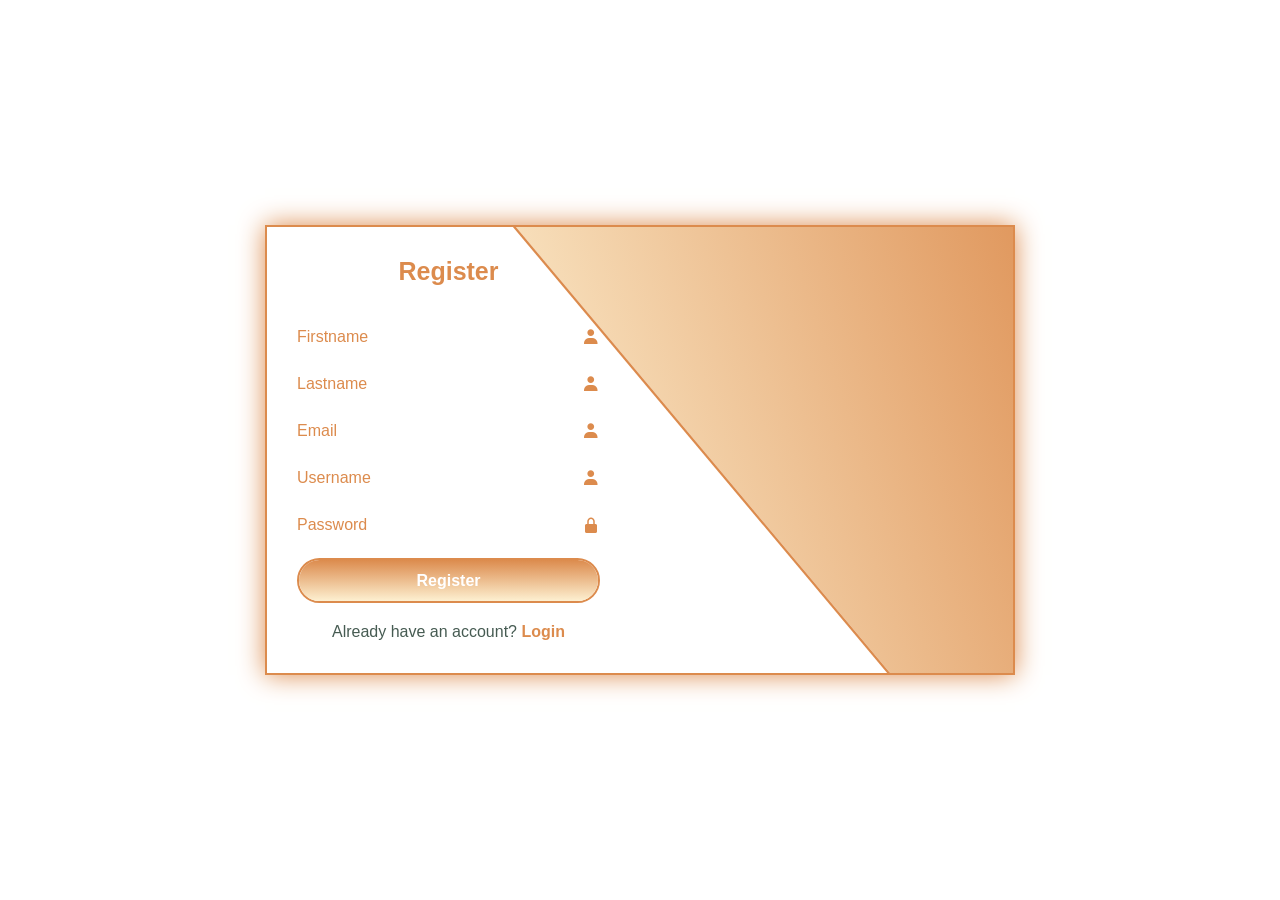
<file: eCom/register.html>
<!DOCTYPE html>
<html lang="en">
<head>
    <meta charset="UTF-8">
    <meta name="viewport" content="width=device-width, initial-scale=1.0">
    <title>Login/Registration</title>
    <link href="style.css" rel="stylesheet">
    <link href='https://unpkg.com/boxicons@2.1.4/css/boxicons.min.css' rel='stylesheet'>
    <style>
         *{
            margin: 0;
            padding: 0;
            box-sizing: border-box;
            font-family: 'Poppins', sans-serif;
        }
        
        body{
            display: flex;
            justify-content: center;
            align-items: center;
            min-height: 100vh;
            background: #ffff;
        }
        
        .wrapper{
            position: relative;
            width: 750px;
            height: 450px;
            background: transparent;
            border: 2px solid #dc8b4d;
            box-shadow: 0 0 25px #dc8b4d;
            overflow: hidden;
        }
        
        .wrapper .form-box{
            position: absolute;
            top: 0;
            width: 50%;
            height: 100%;
            display: flex;
            flex-direction: column;
            justify-content: center;
        }
        
        .wrapper .form-box.login{
            left: 0;
            padding: 0 40px 0 30px;
        }
        
        .wrapper .form-box.login .animation{
            transform: translateX(0);
            opacity: 1;
            filter: blur(0);
            transition: .7s ease;
        }
        
        .wrapper.active .form-box.login .animation{
            transform: translateX(-120%);
            opacity: 0;
            filter: blur(10px);
            transition-delay: calc(.1s * var(--i));
        }
        
        .wrapper .form-box.register{
            position: absolute;
            top: 50%;
            right: 0;
            transform: translateX(9%) translateY(-50%);
            width: 50%; 
            padding: 0 50px;
            flex-direction: column;
            justify-content: center;
        }
        
        .wrapper .form-box.register .animation{
            transform: translateX(120%);
            opacity: 0;
            filter: blur(10px);
            transition: .7s ease;
        }
        
        .wrapper.active .form-box.register .animation{
            transform: translateX(0);
            opacity: 1;
            filter: blur(0);
            transition-delay: calc(.1s * var(--i));
        }
        
        
        .form-box h1{
            font-size: 25px;
            color: #dc8b4d;
            text-align: center;
        }
        
        .form-box .input-box{
            position: relative;
            width: 100%;
            height: 27px;
            margin: 20px 0;
        }
        
        .input-box input{
            width: 100%;
            height: 100%;
            background: transparent;
            border: none;
            outline: none;
            border-bottom: 2px solid #fff;
            padding-right: 23px;
            font-size: 16px;
            color: rgb(0, 0, 0);
            font-weight: 50;
            transition: .5s;
        }
        
        .input-box input:focus,
        .input-box input:valid{
            border-bottom-color: #dc8b4d ;
        }
        
        .input-box label{
            position: absolute;
            top: 50%;
            left: 0;
            transform: translateY(-50%);
            font-size: 16px;
            color: #dc8b4d;
            pointer-events: none;
            transition: .5s;
        }
        
        .input-box input:focus~label,
        .input-box input:valid~label{
            top: -5px;
            color: #dc8b4d;
        }
        
        .input-box i{
            position: absolute;
            top: 50%;
            right: 0;
            transform: translateY(-50%);
            font-size: 18px;
            color: #dc8b4d;
            transition: .5s;
        }
        
        .input-box input:focus~i,
        .input-box input:valid~i{
            color: #dc8b4d;
        }
        
        .btn{
            position: relative;
            width: 100%;
            height: 45px;
            background: transparent;
            border: 2px solid #dc8b4d;
            outline: none;
            border-radius: 40px;
            cursor: pointer;
            font-size: 16px;
            color: #fff;
            font-weight: 600;
            z-index: 1;
            overflow: hidden;
        }
        
        .btn::before{
            content: '';
            position: absolute;
            top: -100%;
            left: 0;
            width: 100%;
            height: 300%;
            background: linear-gradient(#FDF0D1, #dc8b4d, #FDF0D1,#dc8b4d);
            z-index: -1;
            transition: .5s;
        }
        
        .btn:hover::before{
            top: 0;
        }
        
        .form-box .logreg-link{
            font-size: 14.5px;
            color: #dc8b4d;
            text-align: center;
            margin: 20px 0 10px;
        }
        
        .logreg-link p a{
            color: #dc8b4d;
            text-decoration: none;
            font-weight: 600;
        }
        
        .logreg-link p a:hover{
            text-decoration: underline;
        }
        
        .wrapper .info-text{
            position: absolute;
            top: 0;
            width: 50%;
            height: 100%;
            display: flex;
            flex-direction: column;
            justify-content: center;
        }
        
        .wrapper .info-text.login{
            right: 0;
            text-align: right;
            padding: 0 40px 60px 150px;
        }
        
        .wrapper .info-text.login .animation{
            transform: translateX(0);
            opacity: 1;
            filter: blur(0);
            transition: .7s ease;
        }
        
        .wrapper.active .info-text.login .animation{
            transform: translateX(120%);
            opacity: 0;
            filter: blur(10px);
            transition-delay: calc(.1s * var(--i));
        }
        
        
        .wrapper .info-text.register{
            left: 0;
            text-align: left;
            padding: 0 150px 60px 40px;
            pointer-events: none;
        }
        
        .wrapper .info-text.register .animation{
            transform: translateX(-120%);
            opacity: 0;
            filter: blur(10px);
            transition: .7s ease;
        }
        
        .wrapper.active .info-text.register .animation{
            transform: translateX(0);
            opacity: 1;
            filter: blur(0);
            transition-delay: calc(.1s * var(--i));
        }
        
        
        .info-text h1{
            font-size: 23px;
            color: #fff;
            line-height: 1.3;
            text-decoration: uppercase;
        }
        
        .info-text p{
            font-size: 16px;
            color: #fff;
        }
        
        .wrapper .bg-animate{
            position: absolute;
            top: -4px;
            right: 0;
            width: 850px;
            height: 600px;
            background: linear-gradient(45deg, #FDF0D1, #dc8b4d);
            border-bottom: 3px solid #dc8b4d;
            transform: rotate(10deg) skewY(40deg);
            transform-origin: bottom right;
            transition: 1.5s ease;
        }
        
        .wrapper.active .bg-animate{
            transform: rotate(0) skewY(0);
            transition-delay: .5s;
        }
        
        .wrapper .bg-animate2{
            position: absolute;
            top: 100%;
            left: 250px;
            width: 850px;
            height: 700px;
            background: #FDF0D1;
            border-top: 3px solid #dc8b4d;
            transform: rotate(0) skewY(0);
            transform-origin: bottom left;
            transition: 1.5s ease;
        }
        
        .wrapper.active .bg-animate2{
            transform: rotate(-11deg) skewY(-41deg);
            transition-delay: 1.2s;
        }

    </style>
</head>

<body>
    <div class="wrapper">
        <span class="bg-animate"></span>
        <span class="bg-animate2"></span>

        <div class="form-box login">
            <h1 class="animation" style="--i:0;">Register</h1>
            <form action="request/registration_login.php" method="POST">
                
                <div class="input-box animation" style="--i:1;">
                    <input type="text" name="firstname" required>
                    <label>Firstname</label>
                    <i class='bx bxs-user'></i>
                </div>

                <div class="input-box animation" style="--i:1;">
                    <input type="text" name="lastname" required>
                    <label>Lastname</label>
                    <i class='bx bxs-user'></i>
                </div>

                <div class="input-box animation" style="--i:1;">
                    <input type="text" name="email" required>
                    <label>Email</label>
                    <i class='bx bxs-user'></i>
                </div>

                <div class="input-box animation" style="--i:1;">
                    <input type="text" name="username" required>
                    <label>Username</label>
                    <i class='bx bxs-user'></i>
                </div>

                <div class="input-box animation" style="--i:2;">
                    <input type="password" name="password" required>
                    <label>Password</label>
                    <i class='bx bxs-lock-alt'></i>
                </div>
                
                <input type="hidden" name="role" value="user">

                <button type="submit" class="btn animation" style="--i:3;">Register</button>

                <div class="logreg-link animation" style="--i:4;">
                    <p>Already have an account? <a href="login.php" class="register-link">Login</a></p>
                </div>
            </form>
        </div>
    </div>
</body>
</html>
</file>
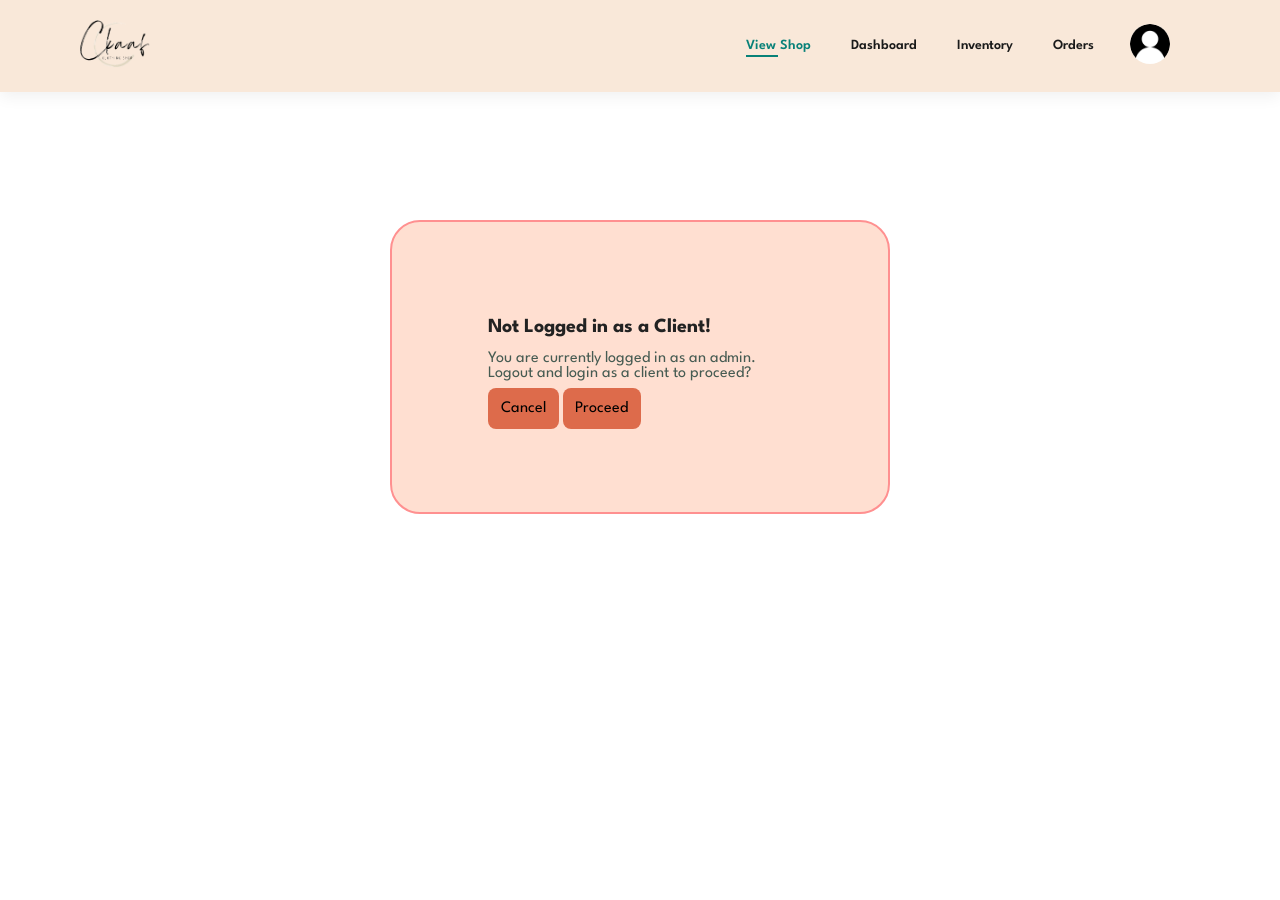
<file: eCom/admin/notloggedin.html>
<!DOCTYPE html>
<html lang="en">

<head>
    <meta charset="UTF-8">
    <meta http-equiv="X-UA-Compatible" content="IE=edge">
    <meta name="viewport" content="width=device-width, initial-scale=1.0">
    <title>Ckaaf</title>
    <link rel="stylesheet" href="https://pro.fontawesome.com/releases/v5.10.0/css/all.css" />
    
    <link rel="stylesheet" href="style.css">

    <style>
        .log-notif{
            background-color: rgb(255, 223, 209);
            width: 500px;
            height: auto;
            padding: 6rem;
            margin: 0 auto;
            margin-top: 10%;
            border-radius: 30px;
            border: 2px solid rgb(255, 144, 144);
        }
        .log-notif-btn{
            background-color: rgb(221, 107, 75);
            padding: 0.8rem;
            border-radius:8px;
            text-decoration: none;
            color: black;
        }

        .log-notif-btn:hover{
            background-color: rgb(209, 130, 109);
        }
    </style>
    
</head>

<body>

    <section id="header">
        <a href="#"><img src="../img/logo.png" class="logo" alt=""></a>

        <div>
            <ul id="navbar">
                <li><a class="active" href="my_shop.php">View Shop</a></li>
                <li><a href="index.php">Dashboard</a></li>
                <li><a href="inventory.php">Inventory</a></li>
                <li><a href="orders.php">Orders</a></li>
                <div class="dropdown">
                    <button class="dropbtn"><img src="../img/people/uicon.jpeg" class="uicon" alt=""></button>
                    <div class="dropdown-content">
                      <a href="../request/logout.php">Logout</a>
                    </div>
                </div>
                <a href="#" id="close"><i class="far fa-times"></i></a>
            </ul>
        </div>
        <div id="mobile">
            <a href="cart.php"><i class="far fa-shopping-bag"></i></a>
            <i id="bar" class="fas fa-outdent"></i>
        </div>
    </section>

    <section class="log-notif">
        <h4>Not Logged in as a Client!</h4>
        <p>You are currently logged in as an admin. Logout and login as a client to proceed?</p>

        <a href="my_shop.php" class="log-notif-btn">Cancel</a>
        <a href="../login.php" class="log-notif-btn">Proceed</a>
    </section>
</body>
</html>
</file>
<file: eCom/style.css>
@import url('https://fonts.googleapis.com/css2?family=Spartan:wght@100;200;300;400;500;600;700;800;900&display=swap');
* {
    margin: 0;
    padding: 0;
    box-sizing: border-box;
    font-family: 'Spartan', sans-serif;
}


html {
    scroll-behavior: smooth;
}

h1 {
    font-size: 50px;
    line-height: 64px;
    color: #222;
}

h2 {
    font-size: 46px;
    line-height: 54px;
    color: #222;
}

h4 {
    font-size: 20px;
    color: #222;
}

h6 {
    font-weight: 700;
    font-size: 12px;
}

p {
    font-size: 16px;
    color: #465b52;
    margin: 15px 0 20px 0;
}

button.normal {
    font-size: 14px;
    font-weight: 600;
    padding: 15px 30px;
    color: #000;
    background-color: #fff;
    border-radius: 4px;
    cursor: pointer;
    border: none;
    outline: none;
    transition: 0.2s;
}



button.white {
    background: transparent;
    padding: 11px 18px;
    font-size: 13px;
    font-weight: 600;
    color: #fff;
    outline: none;
    border: 1px solid #fff;
    cursor: pointer;
    transition: 0.2 ease;
}

.section-p1 {
    padding: 40px 80px;
}

.section-m1 {
    margin: 40px 0;
}

#id{
    padding: 0 10px;
    height: 30px;
}
body {
    width: 100%;
}

#header {
    display: flex;
    align-items: center;
    justify-content: space-between;
    padding: 20px 80px;
    background: #F9E8D9;
    position: sticky;
    top: 0;
    left: 0;
    z-index: 999;
    box-shadow: 0 5px 15px rgba(0, 0, 0, 0.06);
}
.logo{
    width: 70px; /* Adjust the width as needed */
    height: auto;
}

#navbar {
    display: flex;
    align-items: center;
    justify-content: center;
    height: 40px;
    padding: 14px;
}

#navbar li {
    list-style: none;
    padding: 0 20px;
    position: relative;
}

#navbar li a {
    text-decoration: none;
    font-size: 14px;
    font-weight: 600;
    color: #1a1a1a;
    transition: 0.3s ease;
    width: 50%;
    height: 20%;
}

#navbar li a:hover,
#navbar li a.active {
    color: #088178;
}

#navbar li a.active::after,
#navbar li a:hover::after {
    content: "";
    width: 30%;
    height: 2px;
    background: #088178;
    position: absolute;
    bottom: -4px;
    left: 20px;
}

#navbar li a i {
    font-weight: 500;
    font-size: 20px;
}

#mobile {
    display: none;
    align-items: center;
}

#close {
    display: none;
}

#hero {
    display: flex;
    flex-direction: column;
    align-items: flex-start;
    justify-content: center;
    padding: 0 80px;
    background-image: url("img/hero4.png");
    width: 100%;
    height: 90vh;
    background-size: cover;
    background-position: top 25% right 0;
}

#hero h4 {
    padding-bottom: 15px;
}

#hero h1 {
    color: #088178;
}

#hero button {
    background-image: url("img/button.png");
    background-color: transparent;
    color: #088178;
    border: 0;
    padding: 14px 80px 14px 65px;
    background-repeat: no-repeat;
    cursor: pointer;
    font-weight: 700;
    font-size: 15px;
}

#feature {
    display: flex;
    align-items: center;
    justify-content: space-between;
    flex-wrap: wrap;
}

#feature .fe-box {
    width: 180px;
    text-align: center;
    padding: 25px 15px;
    border-radius: 4px;
    border: 1px solid #cce7d0;
    box-shadow: 20px 20px 34px rgba(0, 0, 0, .03);
    transition: 0.3s ease;
    margin: 15px 0;
}

#feature .fe-box:hover {
    box-shadow: 10px 10px 54px rgba(70, 62, 221, 0.1);
}

#feature .fe-box img {
    width: 100%;
    margin-bottom: 10px;
}

#feature .fe-box h6 {
    display: inline-block;
    padding: 9px 8px 6px 8px;
    line-height: 1;
    border-radius: 4px;
    color: #088178;
    background-color: #fddde4;
}

#feature .fe-box:nth-child(2) h6 {
    background-color: #cdebbc;
}

#feature .fe-box:nth-child(3) h6 {
    background-color: #d1e8f2;
}

#feature .fe-box:nth-child(4) h6 {
    background-color: #cdd4f8;
}

#feature .fe-box:nth-child(5) h6 {
    background-color: #f6dbf6;
}

#feature .fe-box:nth-child(6) h6 {
    background-color: #fff2e5;
}

#product1 {
    text-align: center;
}

#product1 .pro-container {
    display: flex;
    flex-wrap: wrap;
    justify-content: space-between;
    padding-top: 20px;
}

#product1 .pro {
    width: 23%;
    min-width: 250px;
    padding: 10px 12px;
    border: 1px solid #cce7d0;
    border-radius: 25px;
    transition: .2s;
    position: relative;
    cursor: pointer;
    box-shadow: 20px 20px 30px rgba(0, 0, 0, 0.02);
    margin: 15px 0;
}

#product1 .pro:hover {
    box-shadow: 20px 20px 30px rgba(0, 0, 0, 0.06);
}

#product1 .pro img {
    width: 100%;
    border-radius: 20px;
}

#product1 .pro .des {
    text-align: start;
    padding: 10px 0;
}

#product1 .pro .des span {
    color: #606063;
    font-size: 12px;
}

#product1 .pro .des h5 {
    padding-top: 7px;
    color: #1a1a1a;
    font-size: 14px;
    transition: 0.2s;
}

#product1 .pro:hover .des h5 {
    color: #088178;
}

#product1 .pro .des i {
    color: rgb(240, 177, 18);
    font-size: 12px;
}

#product1 .pro .des h4 {
    padding-top: 7px;
    font-size: 15px;
    font-weight: 700;
    color: #088178;
}

#product1 .pro .cart {
    width: 40px;
    height: 40px;
    line-height: 40px;
    border-radius: 50px;
    background-color: #e8f6ea;
    font-weight: 500;
    color: #088178;
    border: 1px solid #cce7d0;
    transition: 0.2s;
    position: absolute;
    bottom: 20px;
    right: 10px;
}

#product1 .pro .cart:hover {
    color: #fff;
    background: #088178;
    font-weight: 400;
}

#banner {
    background-image: url("img/banner/b2.jpg");
    width: 100%;
    height: 40vh;
    background-size: cover;
    background-position: center;
    display: flex;
    flex-direction: column;
    align-items: center;
    justify-content: center;
    text-align: center;
}

#banner h4 {
    color: #fff;
    font-size: 16px;
}

#banner h2 {
    color: #fff;
    font-size: 30px;
    padding: 10px 0;
}

#banner h2 span {
    color: #ef3636;
}

#banner button:hover {
    background: #088178;
    color: #fff;
}

#sm-banner {
    display: flex;
    justify-content: space-between;
    flex-wrap: wrap;
}

#sm-banner .banner-box {
    background-image: url("img/banner/b17.jpg");
    min-width: 580px;
    height: 50vh;
    background-size: cover;
    background-position: center;
    display: flex;
    flex-direction: column;
    justify-content: center;
    align-items: flex-start;
    padding: 30px;
}

#sm-banner .banner-box2 {
    background-image: url("img/banner/b10.jpg");
}

#sm-banner h4 {
    color: #fff;
    font-size: 20px;
    font-weight: 300;
}

#sm-banner h2 {
    color: #fff;
    font-size: 28px;
    font-weight: 800;
}

#sm-banner span {
    color: #fff;
    font-size: 14px;
    font-weight: 500;
    padding-bottom: 15px;
}

#sm-banner .banner-box:hover button,
#sm-banner .banner-box2:hover button {
    background: #088178;
    border: 1px solid #088178;
    transition: 0.2s ease;
}

#banner3 {
    display: flex;
    justify-content: space-between;
    flex-wrap: wrap;
    padding: 0 80px;
}

#banner3 .banner-box {
    background-image: url("img/banner/b7.jpg");
    min-width: 30%;
    height: 30vh;
    background-size: cover;
    background-position: center;
    display: flex;
    flex-direction: column;
    justify-content: center;
    align-items: flex-start;
    padding: 20px;
    margin-bottom: 20px;
}

#banner3 .banner-box2 {
    background-image: url("img/banner/b4.jpg");
}

#banner3 .banner-box3 {
    background-image: url("img/banner/b18.jpg");
}

#banner3 h2 {
    color: #fff;
    font-weight: 900;
    font-size: 22px;
}

#banner3 h3 {
    font-size: 15px;
    font-weight: 800;
    color: #ec544e;
}

#newsletter {
    background-image: url("img/banner/b14.png");
    background-repeat: no-repeat;
    background-position: 20% 30%;
    background-color: #041e42;
    display: flex;
    align-items: center;
    justify-content: space-between;
    flex-wrap: wrap;
}

#newsletter h4 {
    font-size: 22px;
    font-weight: 700;
    color: #fff;
}

#newsletter p {
    font-size: 14px;
    font-weight: 600;
    color: #818ea0;
}

#newsletter p span {
    color: #ffbd27;
}

#newsletter input {
    height: 3.125rem;
    padding: 0 1.25rem;
    font-size: 14px;
    width: 100%;
    border: 1px solid transparent;
    border-radius: 4px;
    border-top-right-radius: 0px;
    border-bottom-right-radius: 0px;
    outline: none;
}

#newsletter .form {
    display: flex;
    width: 40%;
}

#newsletter button {
    background-color: #088178;
    color: #fff;
    white-space: nowrap;
    border-top-left-radius: 0px;
    border-bottom-left-radius: 0px;
}

footer {
    display: flex;
    flex-wrap: wrap;
    justify-content: space-between;
}

footer .logo {
    width: 40px !important;
}

footer .follow {
    margin-top: 20px;
}

footer .follow i {
    color: #465b52;
    padding-right: 4px;
    cursor: pointer;
}

footer h4 {
    font-size: 14px;
    padding-bottom: 20px;
}

footer p {
    font-size: 13px;
    margin: 0 0 8px 0;
}

footer .col {
    display: flex;
    flex-direction: column;
    align-items: flex-start;
    margin-bottom: 20px;
}

footer a {
    font-size: 13px;
    text-decoration: none;
    margin-bottom: 10px;
    color: #222;
}

footer .install .row img {
    border: 1px solid #088178;
    border-radius: 6px;
}

footer .install img {
    margin: 10px 0 15px 0;
}

footer .copyright {
    width: 100%;
    text-align: center;
}

footer .follow i:hover,
footer a:hover {
    color: #088178;
}


/* Shop Page */

#page-header {
    height: 40vh;
    display: flex;
    flex-direction: column;
    justify-content: center;
    text-align: center;
    background-image: url("img/banner/b1.jpg");
    background-size: cover;
    padding: 14px;
}

#page-header h2,
#page-header p {
    color: #fff;
}

#pagination {
    text-align: center;
}

#pagination a {
    text-decoration: none;
    background: #088178;
    padding: 15px 20px;
    border-radius: 4px;
    color: #fff;
    font-weight: 600;
}

#pagination a i {
    font-size: 16px;
    font-weight: 600;
}

/* Single Product */

#prodetails {
    display: flex;
    margin-top: 20px;
}

#prodetails .single-pro-image {
    width: 40%;
    margin-right: 50px;
}

.small-img-group {
    display: flex;
    justify-content: space-between;
}

.small-img-col {
    flex-basis: 24%;
    cursor: pointer;
}


#prodetails .single-pro-details {
    width: 50%;
    padding-top: 30px;
}

#prodetails .single-pro-details h4 {
    padding: 40px 0 20px 0;
}

#prodetails .single-pro-details h2 {
    font-size: 26px;
}

#prodetails .single-pro-details select {
    display: block;
    padding: 5px 10px;
    margin-bottom: 10px;
}

#prodetails .single-pro-details input {
    width: 50px;
    height: 47px;
    padding-left: 10px;
    font-size: 16px;
    margin-right: 10px;
}

#prodetails .single-pro-details input:focus {
    outline: none;
}

#prodetails .single-pro-details button {
    background: #088178;
    color: #fff;
}

#prodetails .single-pro-details span {
    line-height: 25px;
}


/* Blog Page */

#blog {
    padding: 150px 150px 0 150px;
}

#page-header.blog-header {
    background-image: url("img/banner/b19.jpg");
}

#blog .blog-box {
    width: 100%;
    display: flex;
    flex-direction: row;
    align-items: center;
    position: relative;
    padding-bottom: 90px;
}

#blog .blog-img {
    width: 50%;
    margin-right: 40px;
}

#blog img {
    width: 100%;
    height: 300px;
    object-fit: cover;
}

#blog .blog-details {
    width: 50%;
}

#blog .blog-details a {
    text-decoration: none;
    font-size: 11px;
    color: #000;
    font-weight: 700;
    position: relative;
    transition: 0.3s;
}

#blog .blog-details a::after {
    content: "";
    width: 50px;
    height: 1px;
    background-color: #000;
    top: 4px;
    right: -60px;
    position: absolute;
}

#blog .blog-details a:hover {
    color: #088178;
}

#blog .blog-details a:hover::after {
    background-color: #088178;
}

#blog .blog-box h1 {
    position: absolute;
    font-weight: 700;
    font-size: 70px;
    color: #c9cbce;
    top: -40px;
    left: 0;
    z-index: -9;
}


/* About Page */

#page-header.about-header {
    background-image: url("img/about/banner.png");
}

#about-head {
    display: flex;
    align-items: center;
}

#about-head img {
    width: 50%;
    height: auto;
}

#about-head div {
    padding-left: 40px;
}

#about-app {
    display: flex;
    flex-direction: column;
    justify-content: center;
    text-align: center;
    align-items: center;
}

#about-app .video {
    width: 70%;
    height: 100%;
    margin-top: 30px;
}

#about-app .video video {
    width: 100%;
    height: 100%;
    border-radius: 20px;
}


/* Contact Page */

#contact-details {
    display: flex;
    align-items: center;
    justify-content: space-between;
}

#contact-details .details {
    width: 40%;
    display: flex;
    flex-direction: column;
    align-items: flex-start;
}

#contact-details .details span,
#form-details span {
    font-size: 12px;
}

#contact-details .details h2,
#form-details h2 {
    font-size: 26px;
    line-height: 35px;
    padding: 20px 0;
}

#contact-details .details h3 {
    font-size: 16px;
    padding-bottom: 15px;
}

#contact-details .details li {
    list-style: none;
    display: flex;
    padding: 10px 0;
}

#contact-details .details li i {
    font-size: 14px;
    padding-right: 22px;
}

#contact-details .details li p {
    margin: 0;
    font-size: 14px;
}

#contact-details .map {
    width: 55%;
    height: 400px;
}

#contact-details .map iframe {
    width: 100%;
    height: 100%;
}

#form-details {
    display: flex;
    justify-content: space-between;
    margin: 30px;
    padding: 80px;
    border: 1px solid #e1e1e1;
}

#form-details form {
    width: 65%;
    display: flex;
    flex-direction: column;
    align-items: flex-start;
}

#form-details form input,
#form-details form textarea {
    width: 100%;
    padding: 12px 15px;
    outline: none;
    margin-bottom: 20px;
    border: 1px solid #e1e1e1;
}

#form-details form button {
    background-color: #088178;
    color: #fff;
}

#form-details .people div {
    display: flex;
    align-items: flex-start;
    padding-bottom: 25px;
}

#form-details .people img {
    width: 65px;
    height: 65px;
    object-fit: cover;
    margin-right: 15px;
}

#form-details .people p {
    margin: 0;
    font-size: 13px;
    line-height: 25px;
}

#form-details .people p span {
    display: block;
    font-size: 16px;
    font-weight: 600;
    color: #000;
}


/* Cart Page */

#cart {
    overflow-x: auto;
}

#cart table {
    width: 100%;
    border-collapse: collapse;
    table-layout:auto;
    white-space: nowrap;
}

#cart table img {
    width: 70px;
}

#cart table td:nth-child(1) {
    width: 100px;
    text-align: center;
}

#cart table td:nth-child(2) {
    width: 150px;
    text-align: center;
}

#cart table td:nth-child(3) {
    width: 250px;
    text-align: center;
}

#cart table td:nth-child(8),
#cart table td:nth-child(5){
    text-align: center;
}

#cart table td:nth-child(4), 
#cart table td:nth-child(6){
    width: 150px;
    text-align: center;
}



#cart table thead {
    border: 1px solid #e2e9e1;
    border-left: none;
    border-right: none;
}

#cart table thead td {
    font-weight: 700;
    text-transform: uppercase;
    font-size: 13px;
    padding: 18px 0;
}

#cart table tbody tr td {
    padding-top: 15px;
}

#cart table tbody td {
    font-size: 13px;
}

#cart-add {
    display: flex;
    flex-wrap: wrap;
    justify-content: space-between;
}

#cuopon {
    width: 50%;
    margin-bottom: 30px;
}

#cuopon h3,
#subtotal h3 {
    padding-bottom: 15px;
}

#cuopon input {
    padding: 10px 20px;
    outline: none;
    width: 60%;
    margin-right: 10px;
    border: 1px solid #e2e9e1;
}

#cuopon button,
#subtotal button {
    background: #088178;
    color: #fff;
    padding: 12px 20px;
}

#subtotal {
    width: 50%;
    margin-bottom: 30px;
    border: 1px solid #e2e9e1;
    padding: 30px;
}

#subtotal table {
    border-collapse: collapse;
    width: 100%;
    margin-bottom: 20px;
}

#subtotal table td {
    width: 50%;
    border: 1px solid #e2e9e1;
    padding: 10px;
    font-size: 13px;
}

.login-link {
    display: inline-block;
    padding: 10px 20px;
    background-color: #007bff; 
    color: #fff; 
    text-decoration: none;
    border-radius: 5px;
    transition: background-color 0.3s ease; 
}

.login-link:hover {
    background-color: #0056b3; 
}


.uicon{
    width: 40px;
    height: auto;
    border-radius: 50%;
    margin: 1rem;
}

.dropbtn {
background-color: transparent;
border: none;
}


/* Dropdown container */
.dropdown {
position: relative;
display: inline-block;
}

/* Dropdown content (hidden by default) */
.dropdown-content {
display: none;
position: absolute;
background-color: #f9f9f9;
min-width: 160px;
box-shadow: 0px 8px 16px 0px rgba(0,0,0,0.2);
z-index: 1;
}

/* Links inside the dropdown */
.dropdown-content a {
color: black;
padding: 12px 16px;
text-decoration: none;
display: block;
}

/* Change color of dropdown links on hover */
.dropdown-content a:hover {
background-color: #f1f1f1;
}

/* Show the dropdown menu on hover */
.dropdown:hover .dropdown-content {
display: block;
}




/* Start Media Query */

@media (max-width:799px) {
    .section-p1 {
        padding: 40px;
    }
    #navbar {
        display: flex;
        flex-direction: column;
        justify-content: flex-start;
        align-items: flex-start;
        position: fixed;
        top: 0px;
        right: -300px;
        width: 300px;
        height: 100vh;
        background: #E3E6F3;
        box-shadow: 0 40px 60px rgba(0, 0, 0, 0.1);
        transition: 0.3s;
        padding: 80px 0 0 10px;
    }
    #navbar li {
        margin-bottom: 25px;
    }
    #navbar.active {
        right: 0;
    }
    #mobile {
        display: flex;
    }
    #mobile i {
        color: #1a1a1a;
        font-size: 24px;
        padding-left: 20px;
    }
    #bar {
        display: initial;
    }
    #close {
        display: initial;
        font-size: 24px;
        position: absolute;
        top: 30px;
        left: 30px;
        color: #222;
    }
    #lg-bag,
    #lg-search {
        display: none;
    }
    #hero {
        padding: 0 80px;
        height: 70vh;
        background-position: top 30% right 30%;
    }
    #feature {
        justify-content: center;
    }
    #feature .fe-box {
        margin: 15px;
    }
    #product1 .pro-container {
        justify-content: center;
    }
    #product1 .pro {
        margin: 15px;
    }
    #banner {
        height: 20vh;
    }
    #sm-banner .banner-box {
        min-width: 100%;
        height: 30vh;
        padding: 30px;
    }
    #banner3 {
        display: flex;
        justify-content: space-between;
        flex-wrap: wrap;
        padding: 0 40px;
    }
    #banner3 .banner-box {
        width: 28%;
    }
    #newsletter .form {
        width: 70%;
    }
    /* Contact Page */
    #form-details {
        padding: 40px;
    }
    #form-details form {
        width: 50%;
    }
}

@media (max-width:477px) {
    .section-p1 {
        padding: 20px;
    }
    h1 {
        font-size: 38px;
    }
    h2 {
        font-size: 32px;
    }
    #header {
        padding: 10px 30px;
    }
    #hero {
        padding: 0 20px;
        height: 70vh;
        background-position: 55%;
    }
    #feature {
        justify-content: space-between;
    }
    #feature .fe-box {
        width: 155px;
        margin: 0 0 15px 0;
    }
    #product1 .pro {
        width: 100%;
    }
    #banner {
        height: 40vh;
    }
    #sm-banner .banner-box {
        height: 40vh;
    }
    #sm-banner .banner-box {
        margin-top: 20px;
    }
    #banner3 {
        padding: 0 20px;
    }
    #banner3 .banner-box {
        width: 100%;
    }
    #newsletter {
        padding: 40px 20px;
    }
    #newsletter .form {
        width: 100%;
    }
    footer .copyright {
        text-align: start;
    }
    /* Blog Page */
    #blog {
        padding: 100px 20px 20px 20px;
    }
    #blog .blog-box {
        flex-direction: column;
        align-items: flex-start;
    }
    #blog .blog-img {
        width: 100%;
        margin-right: 0px;
        margin-bottom: 30px;
    }
    #blog .blog-details {
        width: 100%;
    }
    #about-app .video {
        width: 100%;
    }
    /* About Page */
    #about-head {
        flex-direction: column;
    }
    #about-head img {
        width: 100%;
    }
    #about-head div {
        padding-top: 20px;
        padding-left: 0px;
    }
    /* Contact Page */
    #contact-details .details {
        width: 100%;
        padding-bottom: 30px;
    }
    #contact-details .map {
        width: 100%;
    }
    #contact-details {
        flex-wrap: wrap;
    }
    #form-details {
        margin: 10px;
        padding: 30px 10px;
        flex-wrap: wrap;
    }
    #form-details form {
        width: 100%;
        padding-bottom: 30px;
    }
    /* Cart Page */
    #cart-add {
        flex-direction: column;
    }
    #cuopon,
    #subtotal {
        width: 100%;
    }
    #subtotal {
        padding: 20px;
    }
    /* SIngle Product */
    #prodetails {
        flex-direction: column;
    }
    #prodetails .single-pro-image {
        width: 100%;
        margin-right: 0px;
    }
    #prodetails .single-pro-details {
        width: 100%;
        padding-top: 30px;
    }
}
</file>
<file: eCom/admin/style.css>
@import url('https://fonts.googleapis.com/css2?family=Spartan:wght@100;200;300;400;500;600;700;800;900&display=swap');
* {
    margin: 0;
    padding: 0;
    box-sizing: border-box;
    font-family: 'Spartan', sans-serif;
}


html {
    scroll-behavior: smooth;
}

h1 {
    font-size: 50px;
    line-height: 64px;
    color: #222;
}

h2 {
    font-size: 46px;
    line-height: 54px;
    color: #222;
}

h4 {
    font-size: 20px;
    color: #222;
}

h6 {
    font-weight: 700;
    font-size: 12px;
}

p {
    font-size: 16px;
    color: #465b52;
    margin: 15px 0 20px 0;
}

button.normal {
    font-size: 14px;
    font-weight: 600;
    padding: 15px 30px;
    color: #000;
    background-color: #fff;
    border-radius: 4px;
    cursor: pointer;
    border: none;
    outline: none;
    transition: 0.2s;
}



button.white {
    background: transparent;
    padding: 11px 18px;
    font-size: 13px;
    font-weight: 600;
    color: #fff;
    outline: none;
    border: 1px solid #fff;
    cursor: pointer;
    transition: 0.2 ease;
}

.section-p1 {
    padding: 40px 80px;
}

.section-m1 {
    margin: 40px 0;
}

#id{
    padding: 0 10px;
    height: 30px;
}
body {
    width: 100%;
}

#header {
    display: flex;
    align-items: center;
    justify-content: space-between;
    padding: 20px 80px;
    background: #F9E8D9;
    position: sticky;
    top: 0;
    left: 0;
    z-index: 999;
    box-shadow: 0 5px 15px rgba(0, 0, 0, 0.06);
}
.logo{
    width: 70px; /* Adjust the width as needed */
    height: auto;
}

#navbar {
    display: flex;
    align-items: center;
    justify-content: center;
    height: 40px;
    padding: 14px;
}

#navbar li {
    list-style: none;
    padding: 0 20px;
    position: relative;
}

#navbar li a {
    text-decoration: none;
    font-size: 14px;
    font-weight: 600;
    color: #1a1a1a;
    transition: 0.3s ease;
    width: 50%;
    height: 20%;
}

#navbar li a:hover,
#navbar li a.active {
    color: #088178;
}

#navbar li a.active::after,
#navbar li a:hover::after {
    content: "";
    width: 30%;
    height: 2px;
    background: #088178;
    position: absolute;
    bottom: -4px;
    left: 20px;
}

#navbar li a i {
    font-weight: 500;
    font-size: 20px;
}

#mobile {
    display: none;
    align-items: center;
}

#close {
    display: none;
}

#hero {
    display: flex;
    flex-direction: column;
    align-items: flex-start;
    justify-content: center;
    padding: 0 80px;
    background-image: url("../img/hero4.png");
    width: 100%;
    height: 90vh;
    background-size: cover;
    background-position: top 25% right 0;
}

#hero h4 {
    padding-bottom: 15px;
}

#hero h1 {
    color: #088178;
}

#hero button {
    background-image: url("../img/button.png");
    background-color: transparent;
    color: #088178;
    border: 0;
    padding: 14px 80px 14px 65px;
    background-repeat: no-repeat;
    cursor: pointer;
    font-weight: 700;
    font-size: 15px;
}

#feature {
    display: flex;
    align-items: center;
    justify-content: space-between;
    flex-wrap: wrap;
}

#feature .fe-box {
    width: 180px;
    text-align: center;
    padding: 25px 15px;
    border-radius: 4px;
    border: 1px solid #cce7d0;
    box-shadow: 20px 20px 34px rgba(0, 0, 0, .03);
    transition: 0.3s ease;
    margin: 15px 0;
}

#feature .fe-box:hover {
    box-shadow: 10px 10px 54px rgba(70, 62, 221, 0.1);
}

#feature .fe-box img {
    width: 100%;
    margin-bottom: 10px;
}

#feature .fe-box h6 {
    display: inline-block;
    padding: 9px 8px 6px 8px;
    line-height: 1;
    border-radius: 4px;
    color: #088178;
    background-color: #fddde4;
}

#feature .fe-box:nth-child(2) h6 {
    background-color: #cdebbc;
}

#feature .fe-box:nth-child(3) h6 {
    background-color: #d1e8f2;
}

#feature .fe-box:nth-child(4) h6 {
    background-color: #cdd4f8;
}

#feature .fe-box:nth-child(5) h6 {
    background-color: #f6dbf6;
}

#feature .fe-box:nth-child(6) h6 {
    background-color: #fff2e5;
}

#product1 {
    text-align: center;
}

#product1 .pro-container {
    display: flex;
    flex-wrap: wrap;
    justify-content: space-between;
    padding-top: 20px;
}

#product1 .pro {
    width: 23%;
    min-width: 250px;
    padding: 10px 12px;
    border: 1px solid #cce7d0;
    border-radius: 25px;
    transition: .2s;
    position: relative;
    cursor: pointer;
    box-shadow: 20px 20px 30px rgba(0, 0, 0, 0.02);
    margin: 15px 0;
}

#product1 .pro:hover {
    box-shadow: 20px 20px 30px rgba(0, 0, 0, 0.06);
}

#product1 .pro img {
    width: 100%;
    border-radius: 20px;
}

#product1 .pro .des {
    text-align: start;
    padding: 10px 0;
}

#product1 .pro .des span {
    color: #606063;
    font-size: 12px;
}

#product1 .pro .des h5 {
    padding-top: 7px;
    color: #1a1a1a;
    font-size: 14px;
    transition: 0.2s;
}

#product1 .pro:hover .des h5 {
    color: #088178;
}

#product1 .pro .des i {
    color: rgb(240, 177, 18);
    font-size: 12px;
}

#product1 .pro .des h4 {
    padding-top: 7px;
    font-size: 15px;
    font-weight: 700;
    color: #088178;
}

#product1 .pro .cart {
    width: 40px;
    height: 40px;
    line-height: 40px;
    border-radius: 50px;
    background-color: #e8f6ea;
    font-weight: 500;
    color: #088178;
    border: 1px solid #cce7d0;
    transition: 0.2s;
    position: absolute;
    bottom: 20px;
    right: 10px;
}

#product1 .pro .cart:hover {
    color: #fff;
    background: #088178;
    font-weight: 400;
}

#banner {
    background-image: url("../img/banner/b2.jpg");
    width: 100%;
    height: 40vh;
    background-size: cover;
    background-position: center;
    display: flex;
    flex-direction: column;
    align-items: center;
    justify-content: center;
    text-align: center;
}

#banner h4 {
    color: #fff;
    font-size: 16px;
}

#banner h2 {
    color: #fff;
    font-size: 30px;
    padding: 10px 0;
}

#banner h2 span {
    color: #ef3636;
}

#banner button:hover {
    background: #088178;
    color: #fff;
}

#sm-banner {
    display: flex;
    justify-content: space-between;
    flex-wrap: wrap;
}

#sm-banner .banner-box {
    background-image: url("../img/banner/b17.jpg");
    min-width: 580px;
    height: 50vh;
    background-size: cover;
    background-position: center;
    display: flex;
    flex-direction: column;
    justify-content: center;
    align-items: flex-start;
    padding: 30px;
}

#sm-banner .banner-box2 {
    background-image: url("../img/banner/b10.jpg");
}

#sm-banner h4 {
    color: #fff;
    font-size: 20px;
    font-weight: 300;
}

#sm-banner h2 {
    color: #fff;
    font-size: 28px;
    font-weight: 800;
}

#sm-banner span {
    color: #fff;
    font-size: 14px;
    font-weight: 500;
    padding-bottom: 15px;
}

#sm-banner .banner-box:hover button,
#sm-banner .banner-box2:hover button {
    background: #088178;
    border: 1px solid #088178;
    transition: 0.2s ease;
}

#banner3 {
    display: flex;
    justify-content: space-between;
    flex-wrap: wrap;
    padding: 0 80px;
}

#banner3 .banner-box {
    background-image: url("../img/banner/b7.jpg");
    min-width: 30%;
    height: 30vh;
    background-size: cover;
    background-position: center;
    display: flex;
    flex-direction: column;
    justify-content: center;
    align-items: flex-start;
    padding: 20px;
    margin-bottom: 20px;
}

#banner3 .banner-box2 {
    background-image: url("../img/banner/b4.jpg");
}

#banner3 .banner-box3 {
    background-image: url("../img/banner/b18.jpg");
}

#banner3 h2 {
    color: #fff;
    font-weight: 900;
    font-size: 22px;
}

#banner3 h3 {
    font-size: 15px;
    font-weight: 800;
    color: #ec544e;
}

#newsletter {
    background-image: url("../img/banner/b14.png");
    background-repeat: no-repeat;
    background-position: 20% 30%;
    background-color: #041e42;
    display: flex;
    align-items: center;
    justify-content: space-between;
    flex-wrap: wrap;
}

#newsletter h4 {
    font-size: 22px;
    font-weight: 700;
    color: #fff;
}

#newsletter p {
    font-size: 14px;
    font-weight: 600;
    color: #818ea0;
}

#newsletter p span {
    color: #ffbd27;
}

#newsletter input {
    height: 3.125rem;
    padding: 0 1.25rem;
    font-size: 14px;
    width: 100%;
    border: 1px solid transparent;
    border-radius: 4px;
    border-top-right-radius: 0px;
    border-bottom-right-radius: 0px;
    outline: none;
}

#newsletter .form {
    display: flex;
    width: 40%;
}

#newsletter button {
    background-color: #088178;
    color: #fff;
    white-space: nowrap;
    border-top-left-radius: 0px;
    border-bottom-left-radius: 0px;
}

footer {
    display: flex;
    flex-wrap: wrap;
    justify-content: space-between;
}

footer .logo {
    width: 40px !important;
}

footer .follow {
    margin-top: 20px;
}

footer .follow i {
    color: #465b52;
    padding-right: 4px;
    cursor: pointer;
}

footer h4 {
    font-size: 14px;
    padding-bottom: 20px;
}

footer p {
    font-size: 13px;
    margin: 0 0 8px 0;
}

footer .col {
    display: flex;
    flex-direction: column;
    align-items: flex-start;
    margin-bottom: 20px;
}

footer a {
    font-size: 13px;
    text-decoration: none;
    margin-bottom: 10px;
    color: #222;
}

footer .install .row img {
    border: 1px solid #088178;
    border-radius: 6px;
}

footer .install img {
    margin: 10px 0 15px 0;
}

footer .copyright {
    width: 100%;
    text-align: center;
}

footer .follow i:hover,
footer a:hover {
    color: #088178;
}


/* Shop Page */

#page-header {
    height: 40vh;
    display: flex;
    flex-direction: column;
    justify-content: center;
    text-align: center;
    background-image: url("../img/banner/b1.jpg");
    background-size: cover;
    padding: 14px;
}

#page-header h2,
#page-header p {
    color: #fff;
}

#pagination {
    text-align: center;
}

#pagination a {
    text-decoration: none;
    background: #088178;
    padding: 15px 20px;
    border-radius: 4px;
    color: #fff;
    font-weight: 600;
}

#pagination a i {
    font-size: 16px;
    font-weight: 600;
}


/* Single Product */

#prodetails {
    display: flex;
    margin-top: 20px;
}

#prodetails .single-pro-image {
    width: 40%;
    margin-right: 50px;
}

.small-img-group {
    display: flex;
    justify-content: space-between;
}

.small-img-col {
    flex-basis: 24%;
    cursor: pointer;
}

#prodetails .single-pro-details {
    width: 50%;
    padding-top: 30px;
}

#prodetails .single-pro-details h4 {
    padding: 40px 0 20px 0;
}

#prodetails .single-pro-details h2 {
    font-size: 26px;
}

#prodetails .single-pro-details select {
    display: block;
    padding: 5px 10px;
    margin-bottom: 10px;
}

#prodetails .single-pro-details input {
    width: 50px;
    height: 47px;
    padding-left: 10px;
    font-size: 16px;
    margin-right: 10px;
}

#prodetails .single-pro-details input:focus {
    outline: none;
}

#prodetails .single-pro-details button {
    background: #088178;
    color: #fff;
}

#prodetails .single-pro-details span {
    line-height: 25px;
}


/* Blog Page */

#blog {
    padding: 150px 150px 0 150px;
}

#page-header.blog-header {
    background-image: url("../img/banner/b19.jpg");
}

#blog .blog-box {
    width: 100%;
    display: flex;
    flex-direction: row;
    align-items: center;
    position: relative;
    padding-bottom: 90px;
}

#blog .blog-img {
    width: 50%;
    margin-right: 40px;
}

#blog img {
    width: 100%;
    height: 300px;
    object-fit: cover;
}

#blog .blog-details {
    width: 50%;
}

#blog .blog-details a {
    text-decoration: none;
    font-size: 11px;
    color: #000;
    font-weight: 700;
    position: relative;
    transition: 0.3s;
}

#blog .blog-details a::after {
    content: "";
    width: 50px;
    height: 1px;
    background-color: #000;
    top: 4px;
    right: -60px;
    position: absolute;
}

#blog .blog-details a:hover {
    color: #088178;
}

#blog .blog-details a:hover::after {
    background-color: #088178;
}

#blog .blog-box h1 {
    position: absolute;
    font-weight: 700;
    font-size: 70px;
    color: #c9cbce;
    top: -40px;
    left: 0;
    z-index: -9;
}


/* About Page */

#page-header.about-header {
    background-image: url("../img/about/banner.png");
}

#about-head {
    display: flex;
    align-items: center;
}

#about-head img {
    width: 50%;
    height: auto;
}

#about-head div {
    padding-left: 40px;
}

#about-app {
    display: flex;
    flex-direction: column;
    justify-content: center;
    text-align: center;
    align-items: center;
}

#about-app .video {
    width: 70%;
    height: 100%;
    margin-top: 30px;
}

#about-app .video video {
    width: 100%;
    height: 100%;
    border-radius: 20px;
}


/* Contact Page */

#contact-details {
    display: flex;
    align-items: center;
    justify-content: space-between;
}

#contact-details .details {
    width: 40%;
    display: flex;
    flex-direction: column;
    align-items: flex-start;
}

#contact-details .details span,
#form-details span {
    font-size: 12px;
}

#contact-details .details h2,
#form-details h2 {
    font-size: 26px;
    line-height: 35px;
    padding: 20px 0;
}

#contact-details .details h3 {
    font-size: 16px;
    padding-bottom: 15px;
}

#contact-details .details li {
    list-style: none;
    display: flex;
    padding: 10px 0;
}

#contact-details .details li i {
    font-size: 14px;
    padding-right: 22px;
}

#contact-details .details li p {
    margin: 0;
    font-size: 14px;
}

#contact-details .map {
    width: 55%;
    height: 400px;
}

#contact-details .map iframe {
    width: 100%;
    height: 100%;
}

#form-details {
    display: flex;
    justify-content: space-between;
    margin: 30px;
    padding: 80px;
    border: 1px solid #e1e1e1;
}

#form-details form {
    width: 65%;
    display: flex;
    flex-direction: column;
    align-items: flex-start;
}

#form-details form input,
#form-details form textarea {
    width: 100%;
    padding: 12px 15px;
    outline: none;
    margin-bottom: 20px;
    border: 1px solid #e1e1e1;
}

#form-details form button {
    background-color: #088178;
    color: #fff;
}

#form-details .people div {
    display: flex;
    align-items: flex-start;
    padding-bottom: 25px;
}

#form-details .people img {
    width: 65px;
    height: 65px;
    object-fit: cover;
    margin-right: 15px;
}

#form-details .people p {
    margin: 0;
    font-size: 13px;
    line-height: 25px;
}

#form-details .people p span {
    display: block;
    font-size: 16px;
    font-weight: 600;
    color: #000;
}


/* Cart Page */

#cart {
    overflow-x: auto;
}

#cart table {
    width: 100%;
    border-collapse: collapse;
    table-layout: fixed;
    white-space: nowrap;
}

#cart table img {
    width: 70px;
}

#cart table td:nth-child(1) {
    width: 100px;
    text-align: center;
}

#cart table td:nth-child(2) {
    width: 150px;
    text-align: center;
}

#cart table td:nth-child(3) {
    width: 250px;
    text-align: center;
}

#cart table td:nth-child(8),
#cart table td:nth-child(5){
    text-align: center;
}

#cart table td:nth-child(4)
{
    width: 150px;
    text-align: center;
}


#cart table thead {
    border: 1px solid #e2e9e1;
    border-left: none;
    border-right: none;
}

#cart table thead td {
    font-weight: 700;
    text-transform: uppercase;
    font-size: 13px;
    padding: 18px 0;
}

#cart table tbody tr td {
    padding-top: 15px;
}

#cart table tbody td {
    font-size: 13px;
}

#cart-add {
    display: flex;
    flex-wrap: wrap;
    justify-content: space-between;
}

#cuopon {
    width: 50%;
    margin-bottom: 30px;
}

#cuopon h3,
#subtotal h3 {
    padding-bottom: 15px;
}

#cuopon input {
    padding: 10px 20px;
    outline: none;
    width: 60%;
    margin-right: 10px;
    border: 1px solid #e2e9e1;
}

#cuopon button,
#subtotal button {
    background: #088178;
    color: #fff;
    padding: 12px 20px;
}

#subtotal {
    width: 50%;
    margin-bottom: 30px;
    border: 1px solid #e2e9e1;
    padding: 30px;
}

#subtotal table {
    border-collapse: collapse;
    width: 100%;
    margin-bottom: 20px;
}

#subtotal table td {
    width: 50%;
    border: 1px solid #e2e9e1;
    padding: 10px;
    font-size: 13px;
}

.login-link {
    display: inline-block;
    padding: 10px 20px;
    background-color: #007bff; 
    color: #fff; 
    text-decoration: none;
    border-radius: 5px;
    transition: background-color 0.3s ease; 
}

.login-link:hover {
    background-color: #0056b3; 
}


.uicon{
    width: 40px;
    height: auto;
    border-radius: 50%;
    margin: 1rem;
}

.dropbtn {
background-color: transparent;
border: none;
}

/* Dropdown container */
.dropdown {
position: relative;
display: inline-block;
}

/* Dropdown content (hidden by default) */
.dropdown-content {
display: none;
position: absolute;
background-color: #f9f9f9;
min-width: 160px;
box-shadow: 0px 8px 16px 0px rgba(0,0,0,0.2);
z-index: 1;
}

/* Links inside the dropdown */
.dropdown-content a {
color: black;
padding: 12px 16px;
text-decoration: none;
display: block;
}

/* Change color of dropdown links on hover */
.dropdown-content a:hover {
background-color: #f1f1f1;
}

/* Show the dropdown menu on hover */
.dropdown:hover .dropdown-content {
display: block;
}




/* Start Media Query */

@media (max-width:799px) {
    .section-p1 {
        padding: 40px;
    }
    #navbar {
        display: flex;
        flex-direction: column;
        justify-content: flex-start;
        align-items: flex-start;
        position: fixed;
        top: 0px;
        right: -300px;
        width: 300px;
        height: 100vh;
        background: #E3E6F3;
        box-shadow: 0 40px 60px rgba(0, 0, 0, 0.1);
        transition: 0.3s;
        padding: 80px 0 0 10px;
    }
    #navbar li {
        margin-bottom: 25px;
    }
    #navbar.active {
        right: 0;
    }
    #mobile {
        display: flex;
    }
    #mobile i {
        color: #1a1a1a;
        font-size: 24px;
        padding-left: 20px;
    }
    #bar {
        display: initial;
    }
    #close {
        display: initial;
        font-size: 24px;
        position: absolute;
        top: 30px;
        left: 30px;
        color: #222;
    }
    #lg-bag,
    #lg-search {
        display: none;
    }
    #hero {
        padding: 0 80px;
        height: 70vh;
        background-position: top 30% right 30%;
    }
    #feature {
        justify-content: center;
    }
    #feature .fe-box {
        margin: 15px;
    }
    #product1 .pro-container {
        justify-content: center;
    }
    #product1 .pro {
        margin: 15px;
    }
    #banner {
        height: 20vh;
    }
    #sm-banner .banner-box {
        min-width: 100%;
        height: 30vh;
        padding: 30px;
    }
    #banner3 {
        display: flex;
        justify-content: space-between;
        flex-wrap: wrap;
        padding: 0 40px;
    }
    #banner3 .banner-box {
        width: 28%;
    }
    #newsletter .form {
        width: 70%;
    }
    /* Contact Page */
    #form-details {
        padding: 40px;
    }
    #form-details form {
        width: 50%;
    }
}

@media (max-width:477px) {
    .section-p1 {
        padding: 20px;
    }
    h1 {
        font-size: 38px;
    }
    h2 {
        font-size: 32px;
    }
    #header {
        padding: 10px 30px;
    }
    #hero {
        padding: 0 20px;
        height: 70vh;
        background-position: 55%;
    }
    #feature {
        justify-content: space-between;
    }
    #feature .fe-box {
        width: 155px;
        margin: 0 0 15px 0;
    }
    #product1 .pro {
        width: 100%;
    }
    #banner {
        height: 40vh;
    }
    #sm-banner .banner-box {
        height: 40vh;
    }
    #sm-banner .banner-box {
        margin-top: 20px;
    }
    #banner3 {
        padding: 0 20px;
    }
    #banner3 .banner-box {
        width: 100%;
    }
    #newsletter {
        padding: 40px 20px;
    }
    #newsletter .form {
        width: 100%;
    }
    footer .copyright {
        text-align: start;
    }
    /* Blog Page */
    #blog {
        padding: 100px 20px 20px 20px;
    }
    #blog .blog-box {
        flex-direction: column;
        align-items: flex-start;
    }
    #blog .blog-img {
        width: 100%;
        margin-right: 0px;
        margin-bottom: 30px;
    }
    #blog .blog-details {
        width: 100%;
    }
    #about-app .video {
        width: 100%;
    }
    /* About Page */
    #about-head {
        flex-direction: column;
    }
    #about-head img {
        width: 100%;
    }
    #about-head div {
        padding-top: 20px;
        padding-left: 0px;
    }
    /* Contact Page */
    #contact-details .details {
        width: 100%;
        padding-bottom: 30px;
    }
    #contact-details .map {
        width: 100%;
    }
    #contact-details {
        flex-wrap: wrap;
    }
    #form-details {
        margin: 10px;
        padding: 30px 10px;
        flex-wrap: wrap;
    }
    #form-details form {
        width: 100%;
        padding-bottom: 30px;
    }
    /* Cart Page */
    #cart-add {
        flex-direction: column;
    }
    #cuopon,
    #subtotal {
        width: 100%;
    }
    #subtotal {
        padding: 20px;
    }
    /* SIngle Product */
    #prodetails {
        flex-direction: column;
    }
    #prodetails .single-pro-image {
        width: 100%;
        margin-right: 0px;
    }
    #prodetails .single-pro-details {
        width: 100%;
        padding-top: 30px;
    }
}
</file>
